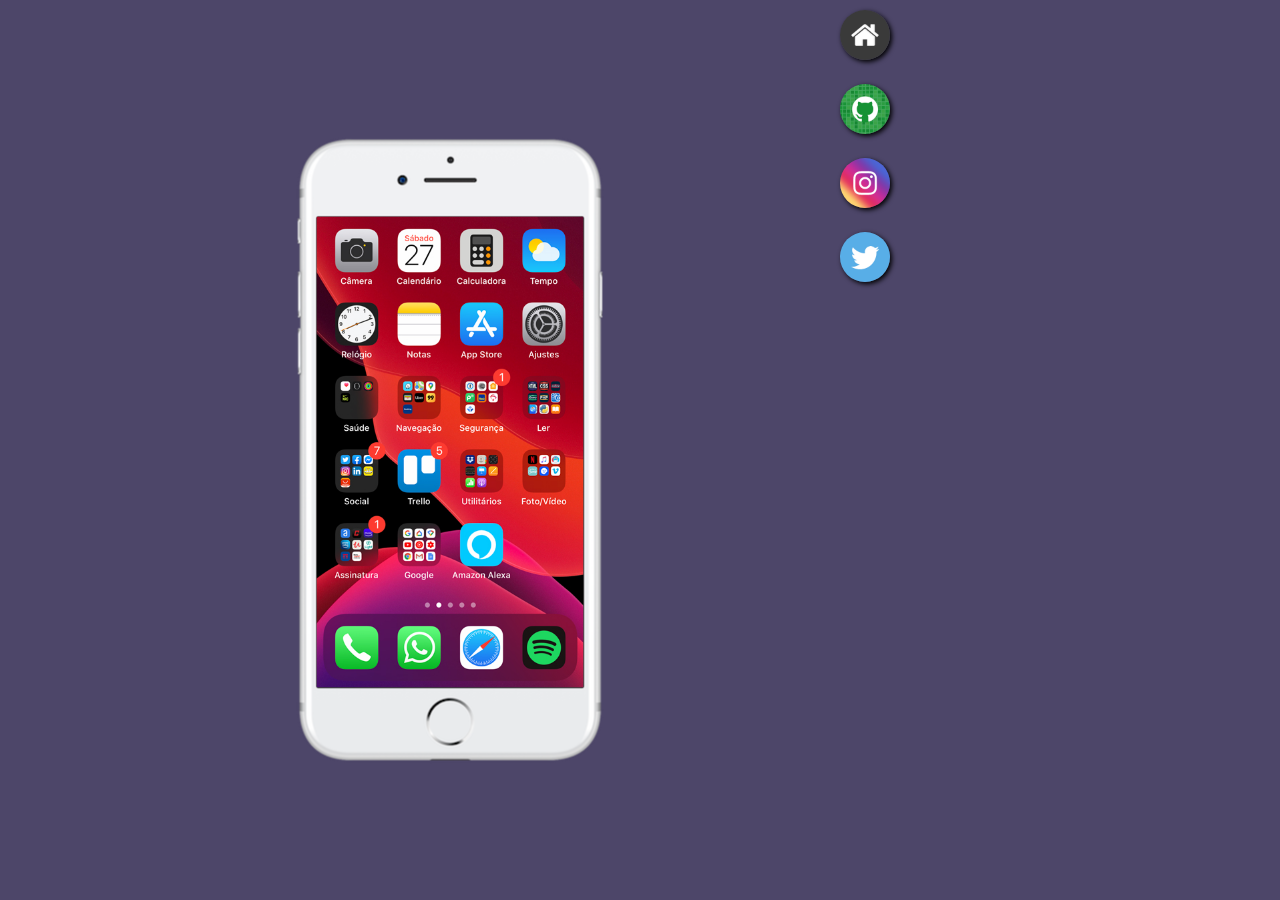
<file: index.html>
<!DOCTYPE html>
<html lang="pt-br">
<head>
    <meta charset="UTF-8">
    <meta name="viewport" content="width=device-width, initial-scale=1.0">
    <link rel="shortcut icon" href="img/favicon-96x96.png" type="image/x-icon">
    <link rel="stylesheet" href="styles/style.css">
    <title>Projeto redes sociais</title>
</head>
<body>
   <main>
    <section id="telefone">
        <iframe src="home.html" name="tela" id="tela" frameborder="0"></iframe>
    </section>
    <section id="redes">
        <a href="home.html" target="tela"><img src="img/logo-home.jpg" alt=""></a> <br>
        <a href="github.html" target="tela"><img src="img/logo-github2.jpg" alt=""></a> <br>
        <a href="instagram.html" target="tela"><img src="img/logo-instagram2.jpg" alt=""></a> <br>
        <a href="twitter.html" target="tela"><img src="img/logo-twitter.jpg" alt=""></a> <br>
    </section>
   </main>
</body>
</html>
</file>
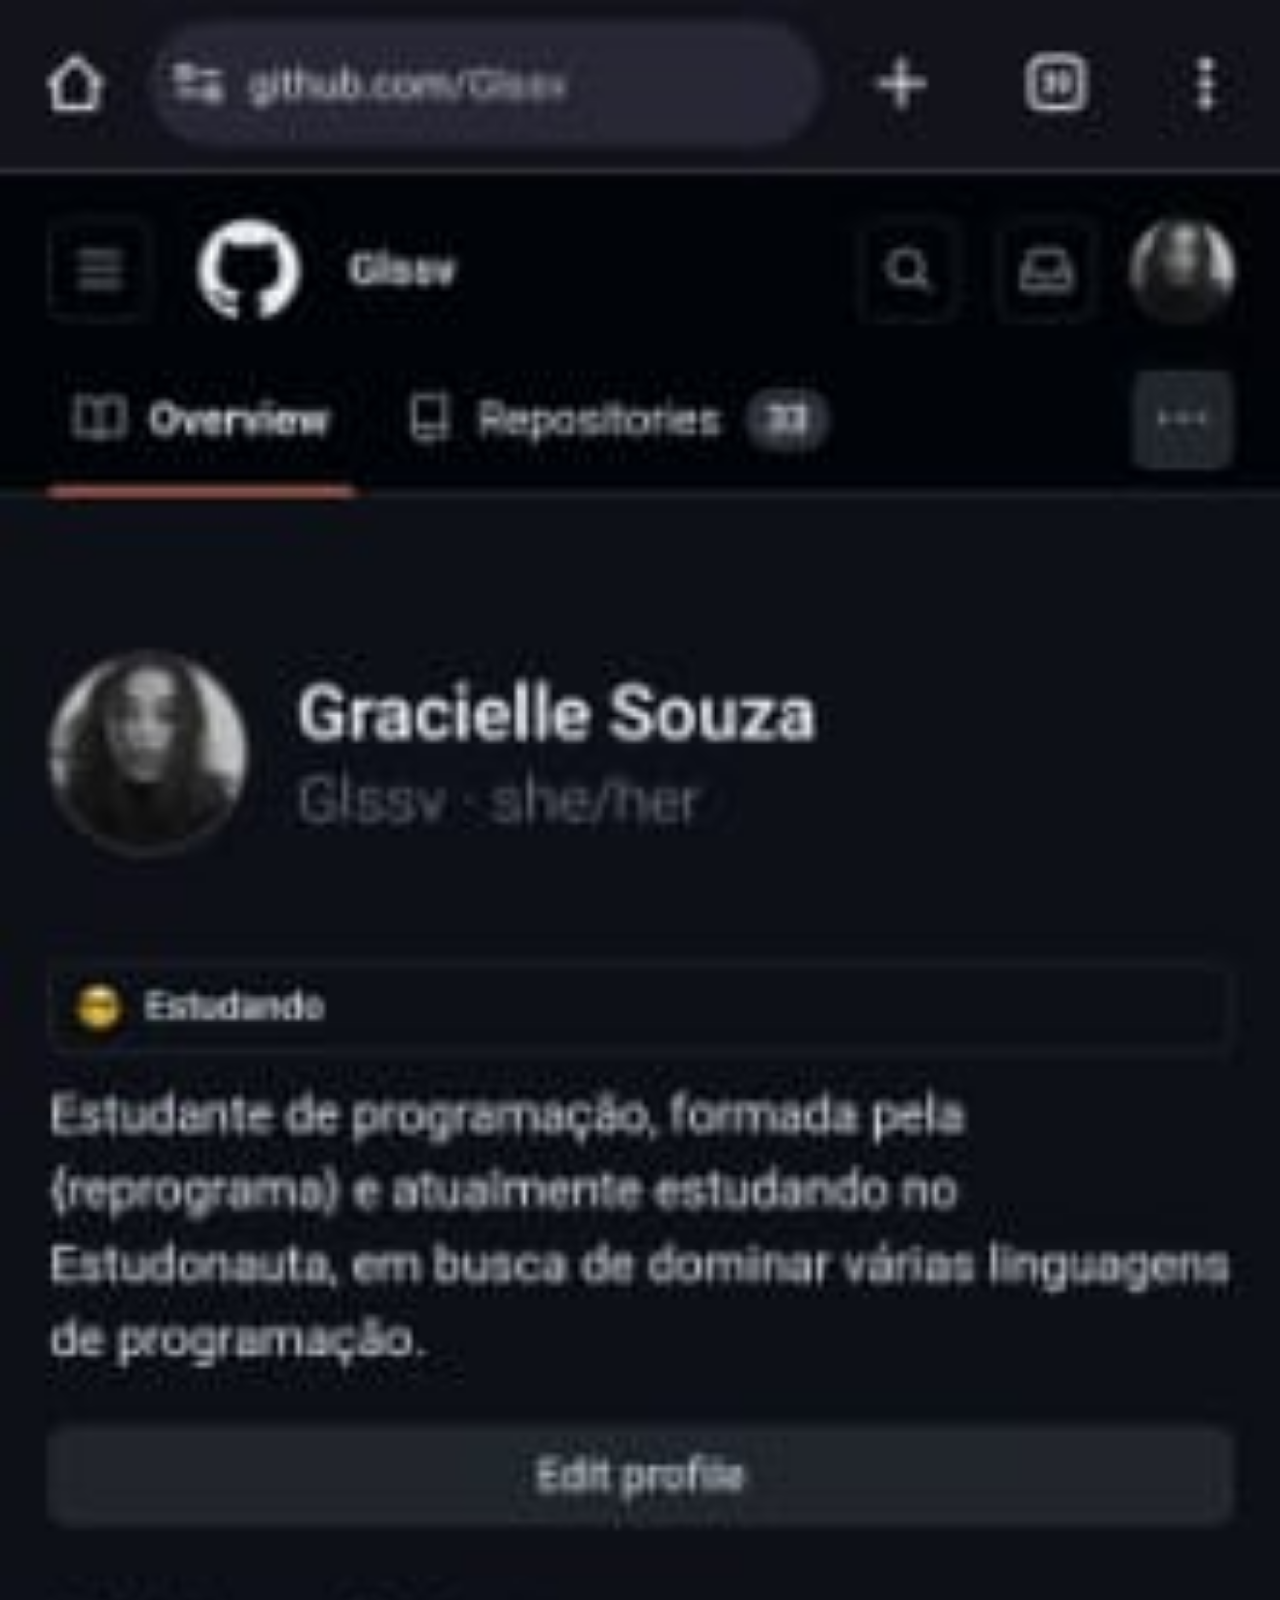
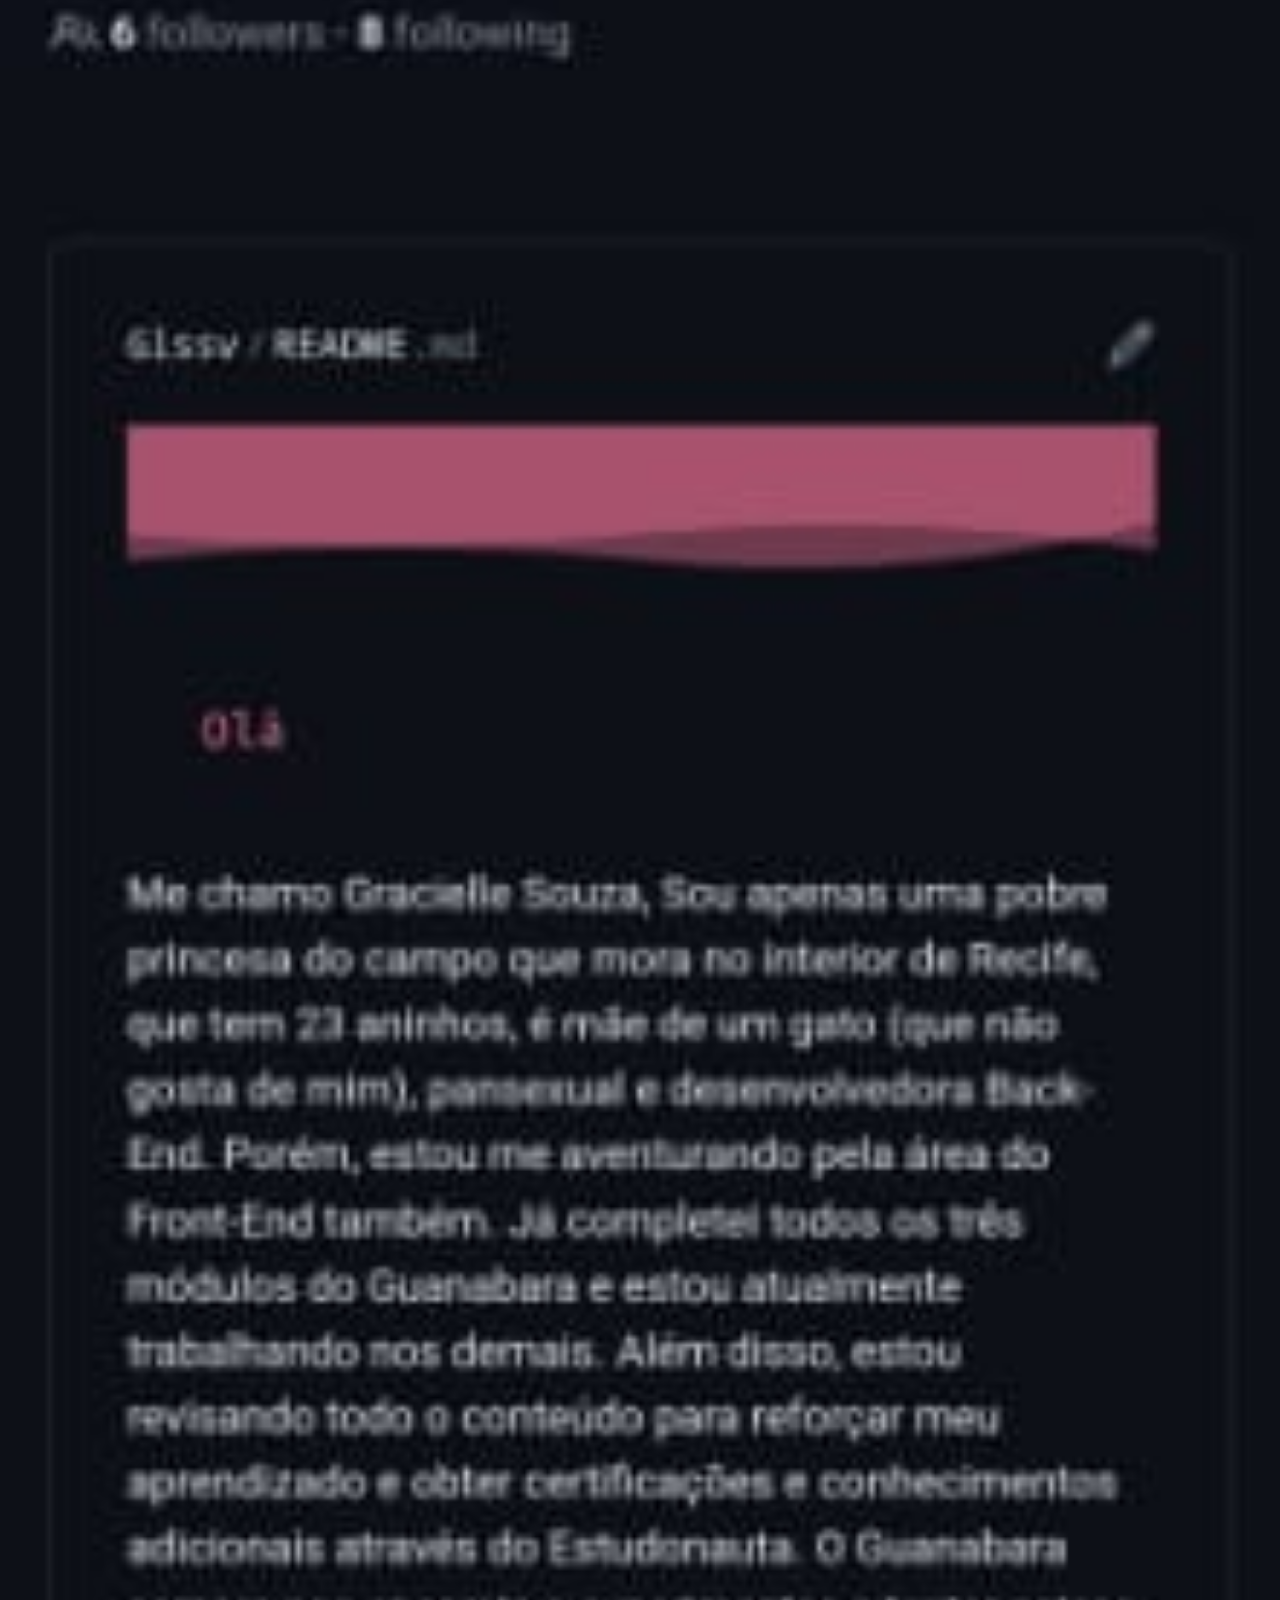
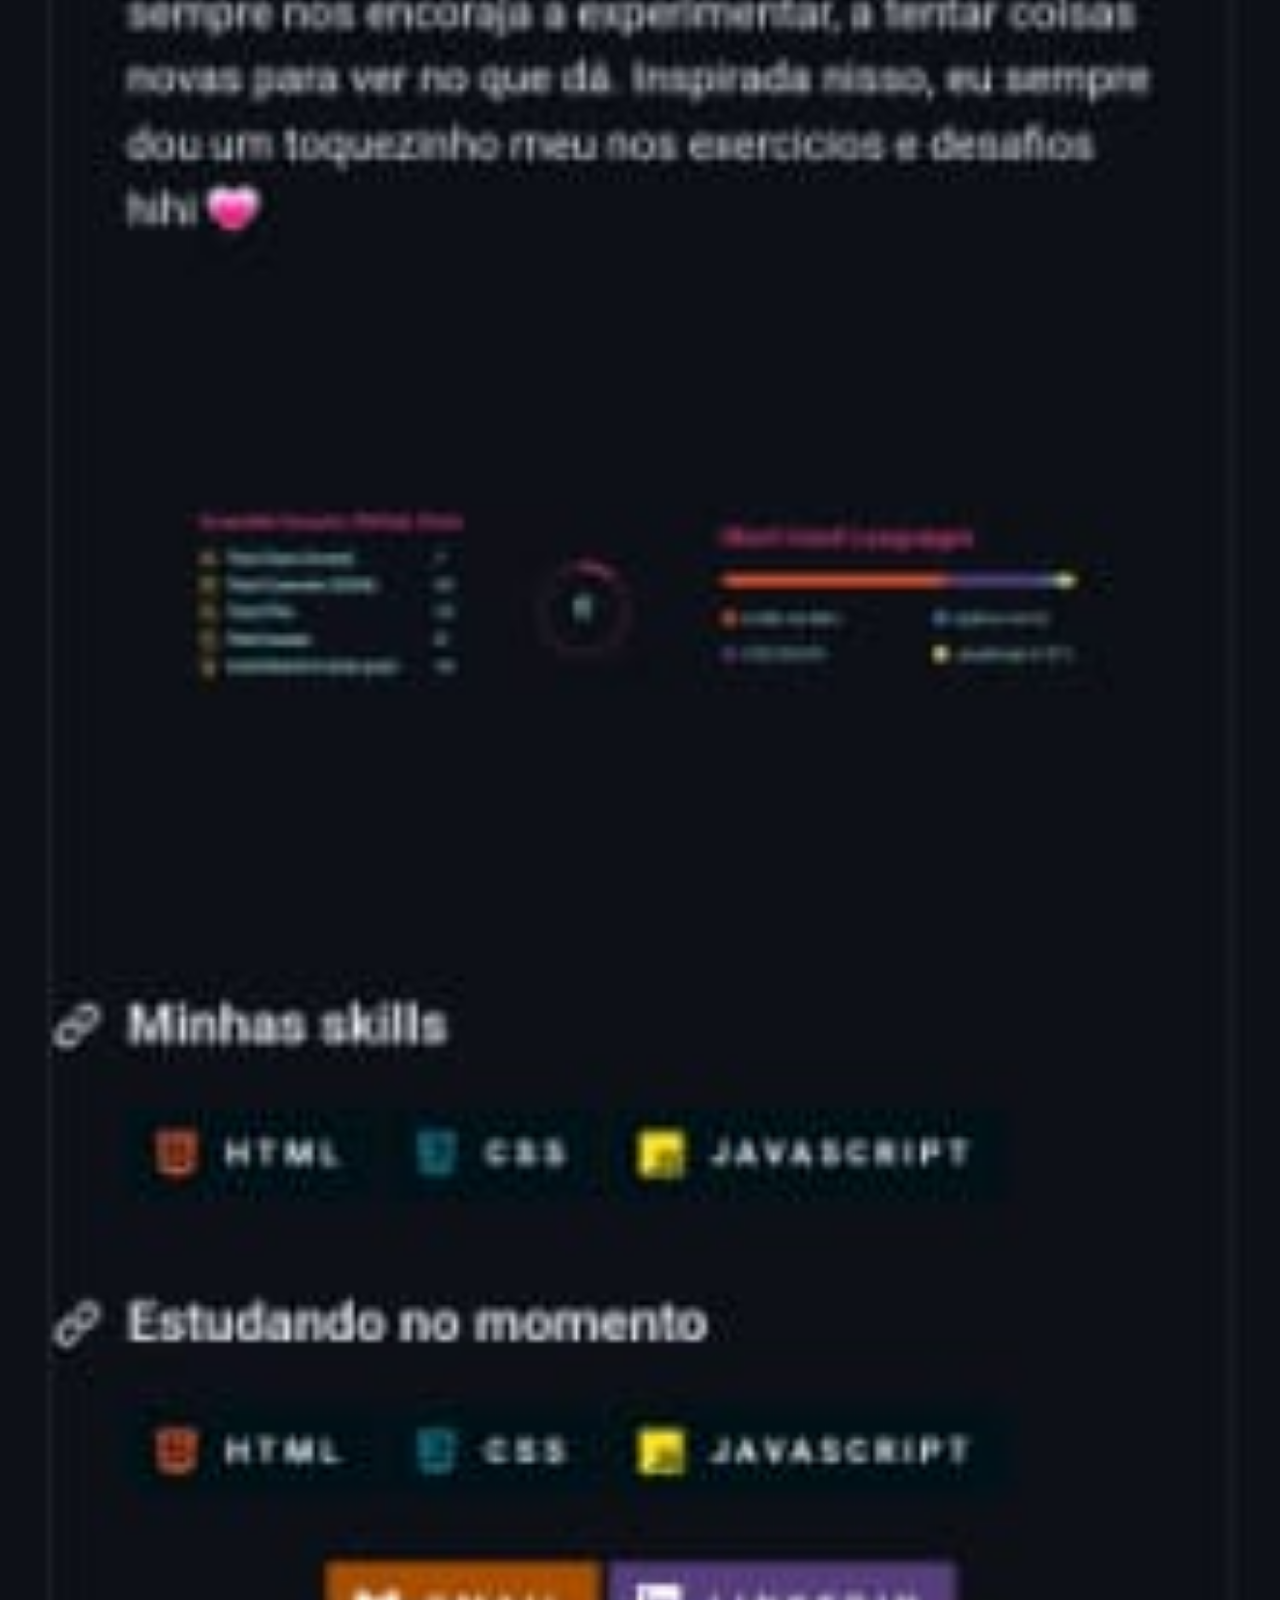
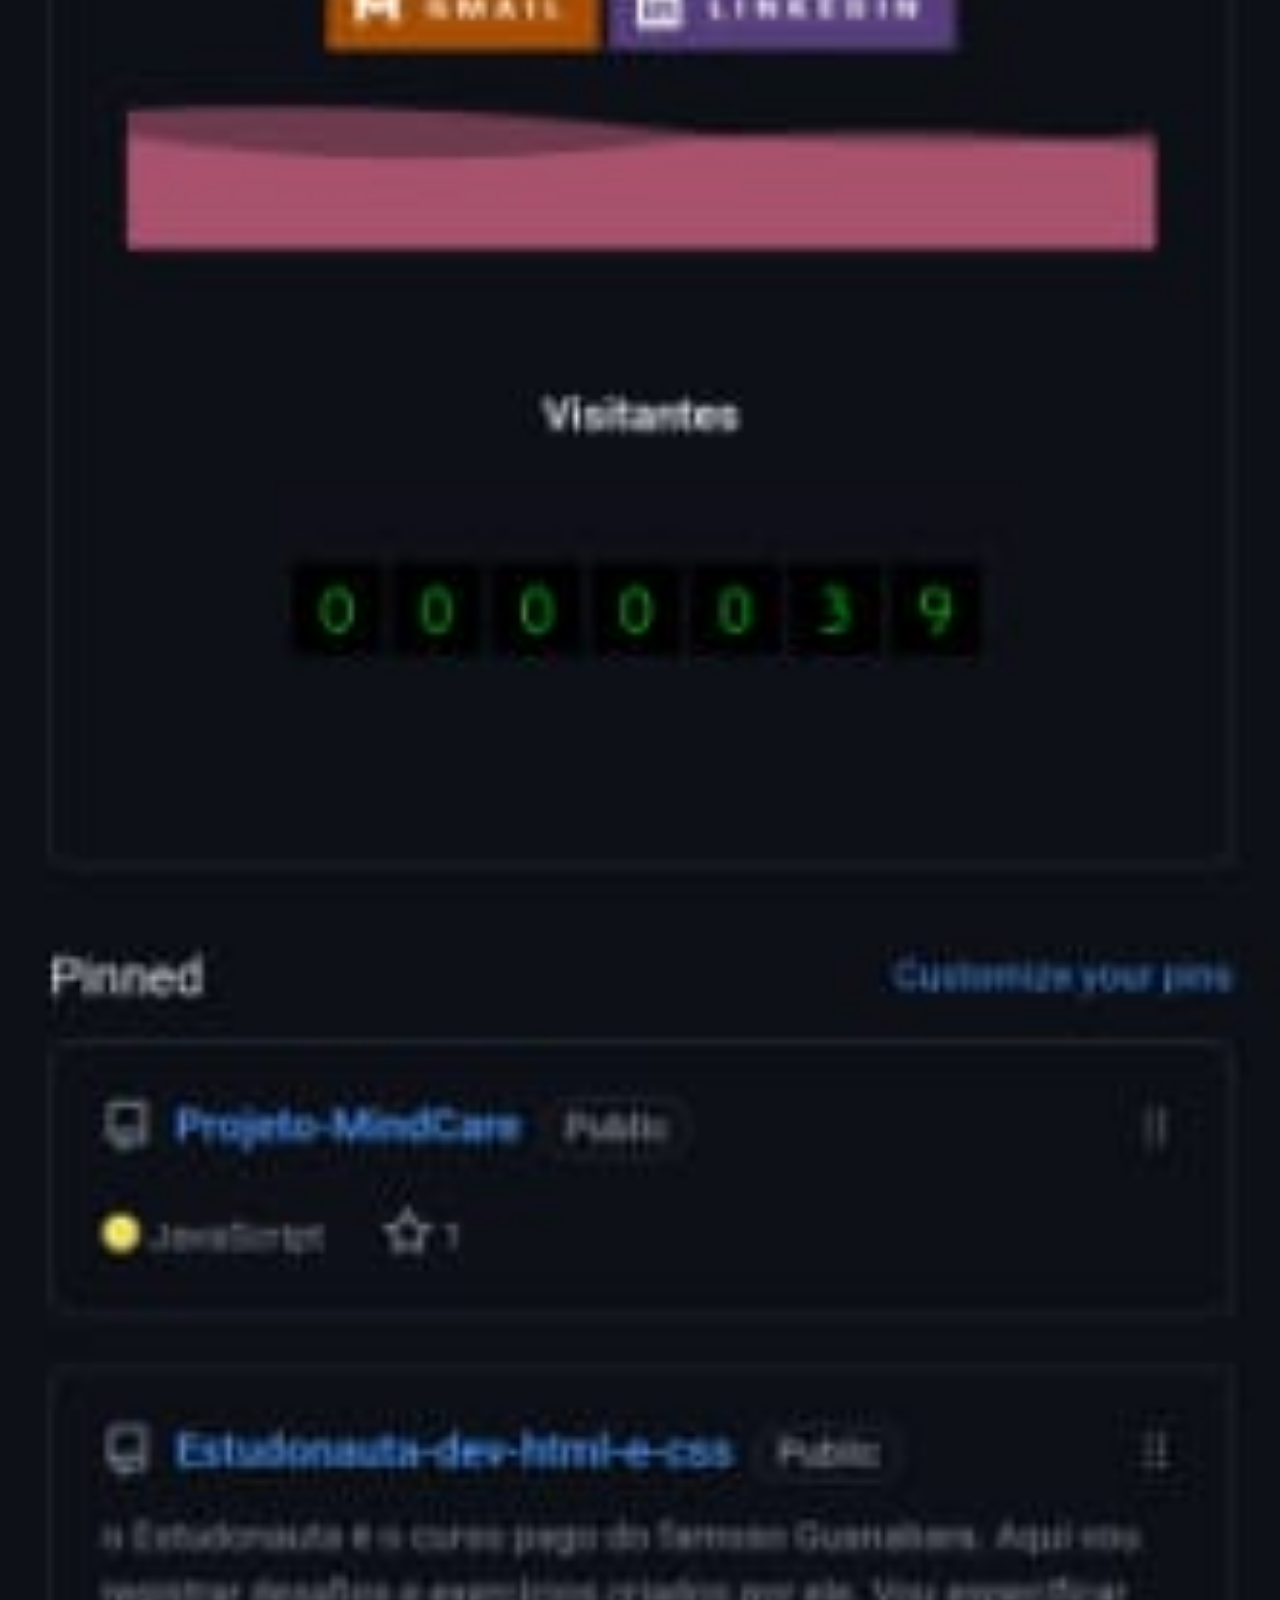
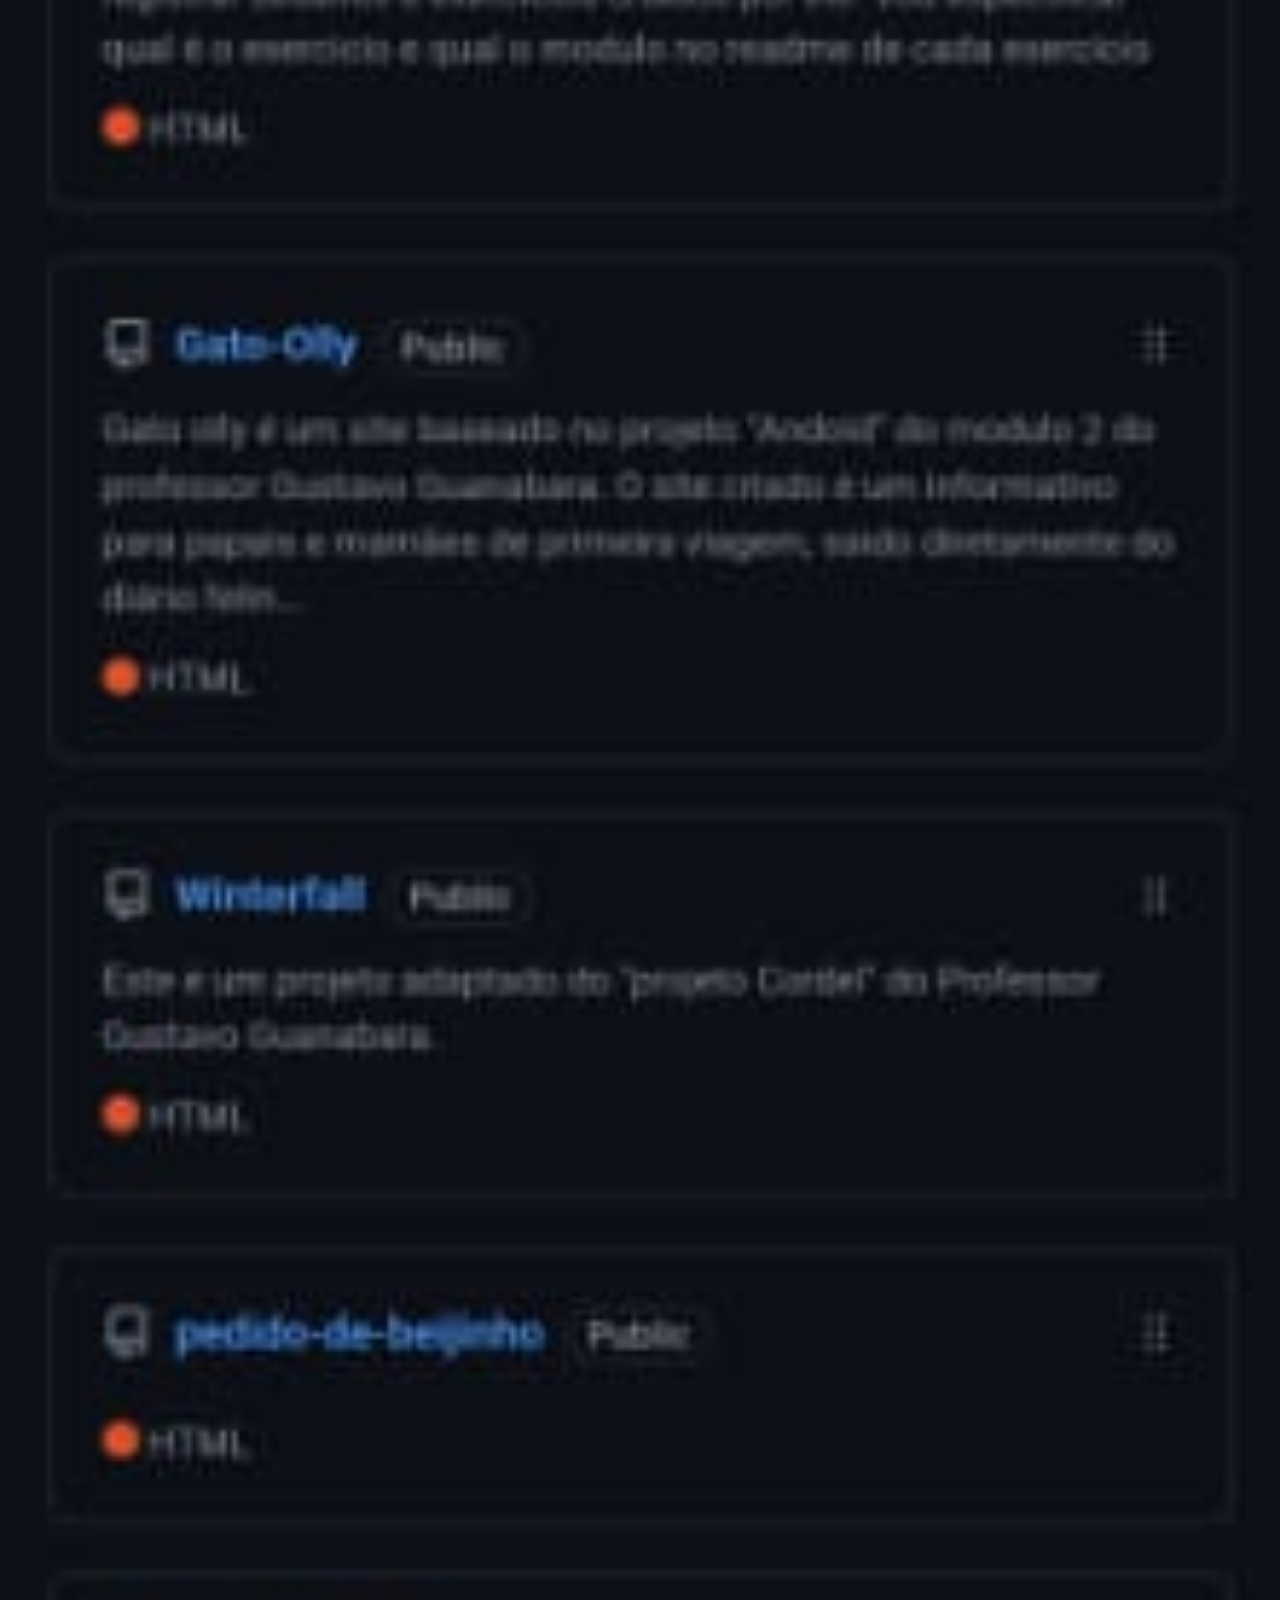
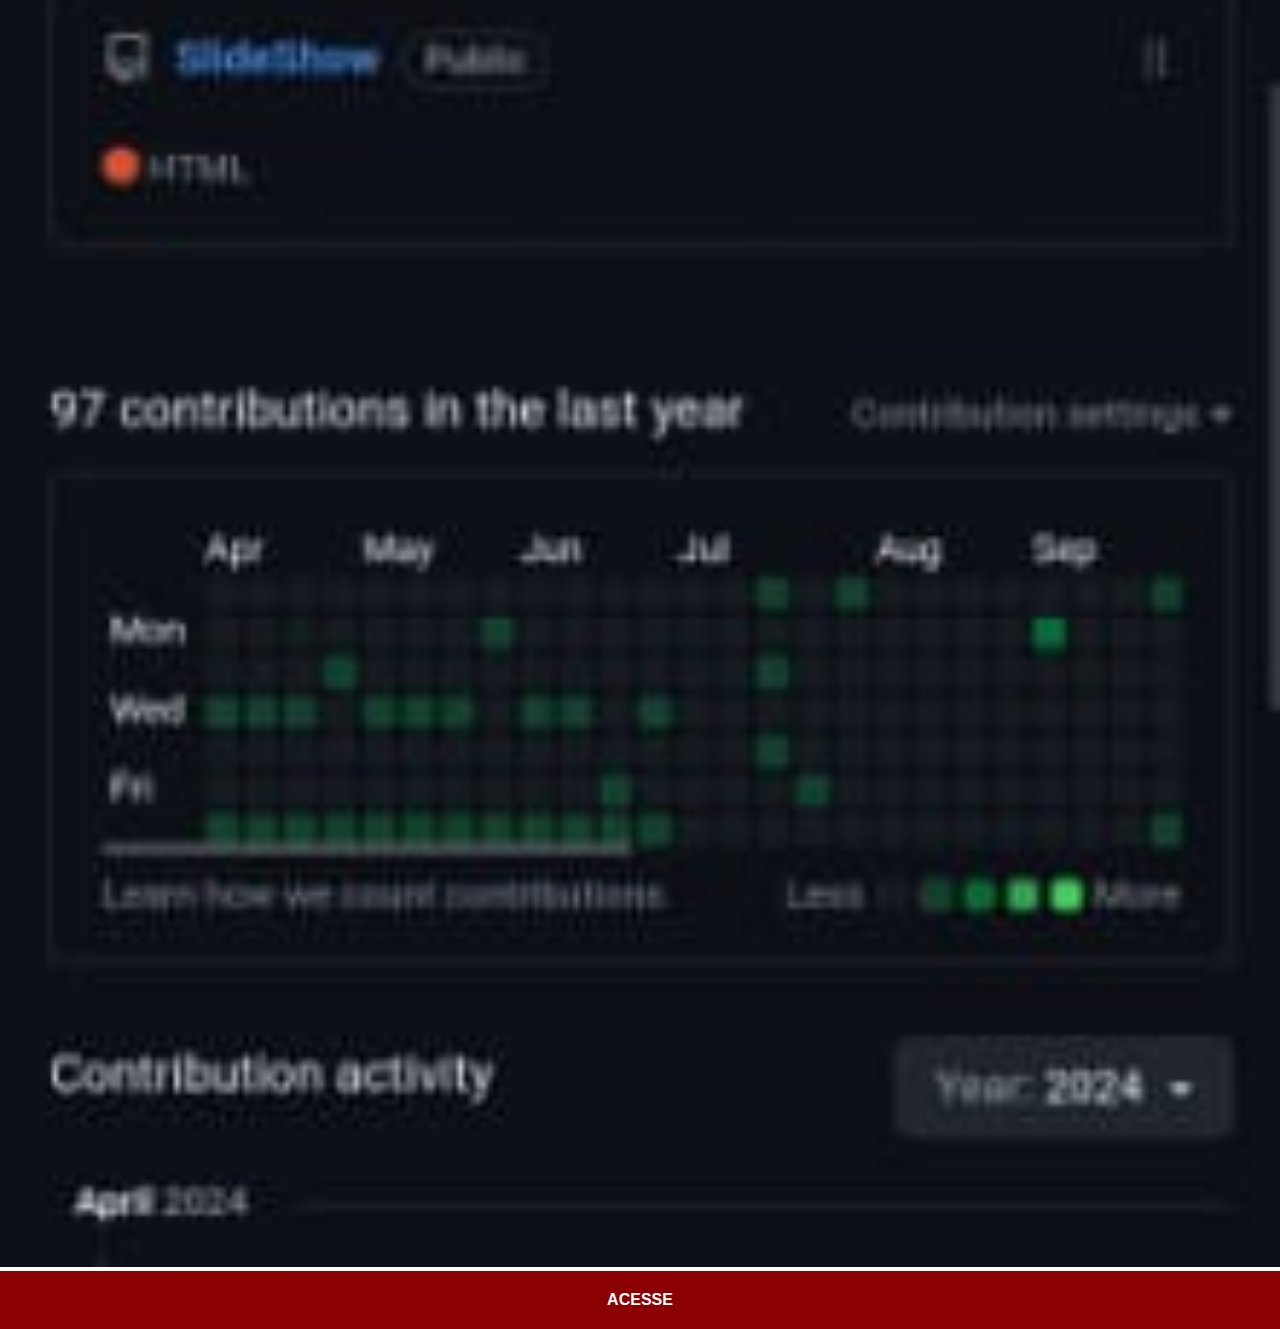
<file: github.html>
<!DOCTYPE html>
<html lang="pt-br">
<head>
    <meta charset="UTF-8">
    <meta name="viewport" content="width=device-width, initial-scale=1.0">
    <link rel="stylesheet" href="styles/social.css">
    <title>Github</title>
</head>
<body>
    <img src="img/github.jpeg" alt="">
    <a href="https://github.com/Glssv">ACESSE</a>
</body>
</html>
</file>
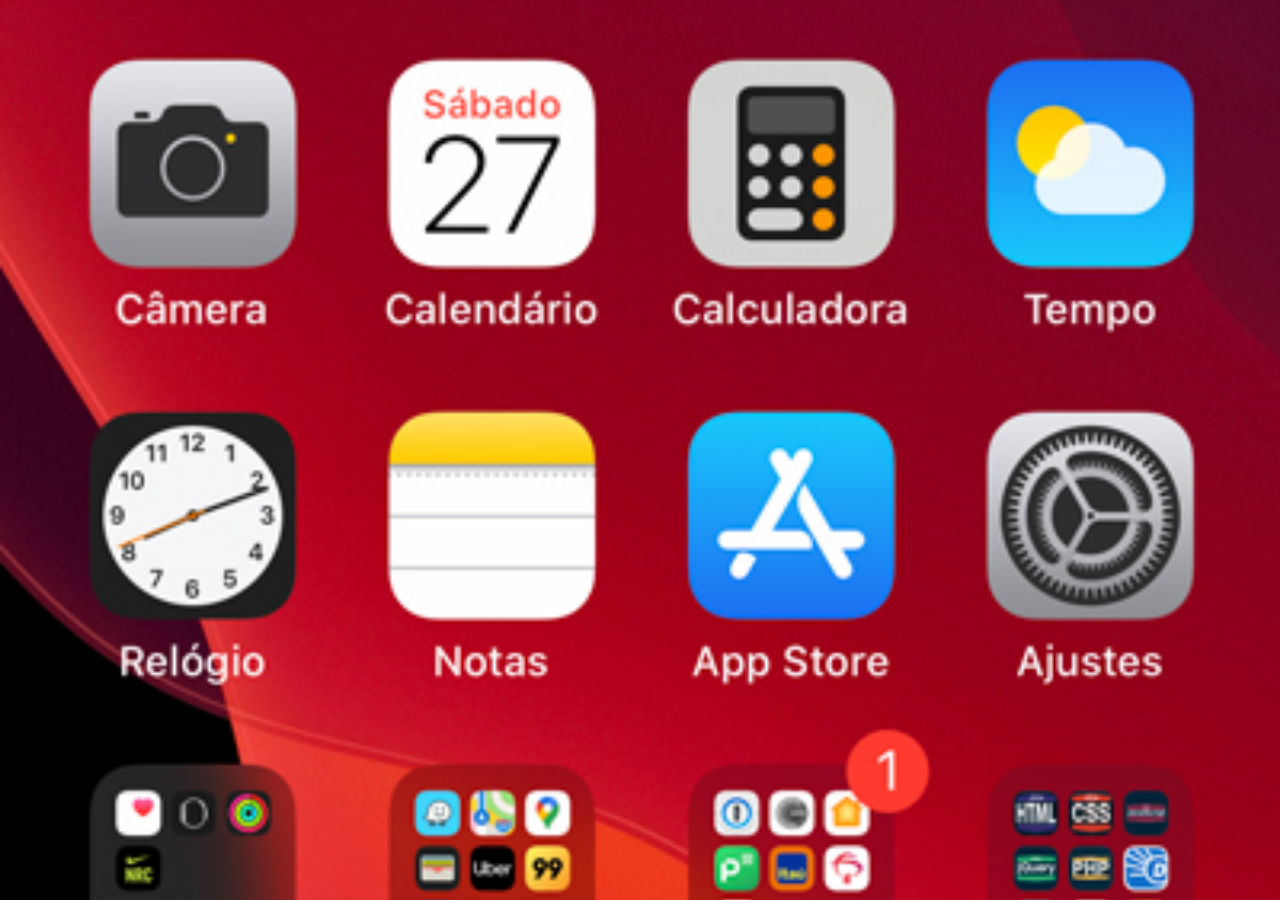
<file: home.html>
<!DOCTYPE html>
<html lang="pt-br">
<head>
    <meta charset="UTF-8">
    <meta name="viewport" content="width=device-width, initial-scale=1.0">
    <title>Home</title>
</head>
<style>
    *{
        margin: 0px;
        padding: 0px;
    }
    body {
    width: 100%;
    height: 100%;
    background: url('img/tela-home.jpg') no-repeat top center;
    background-size: cover;
    background-attachment: fixed; 
}

</style>
<body>
    
</body>
</html>
</file>
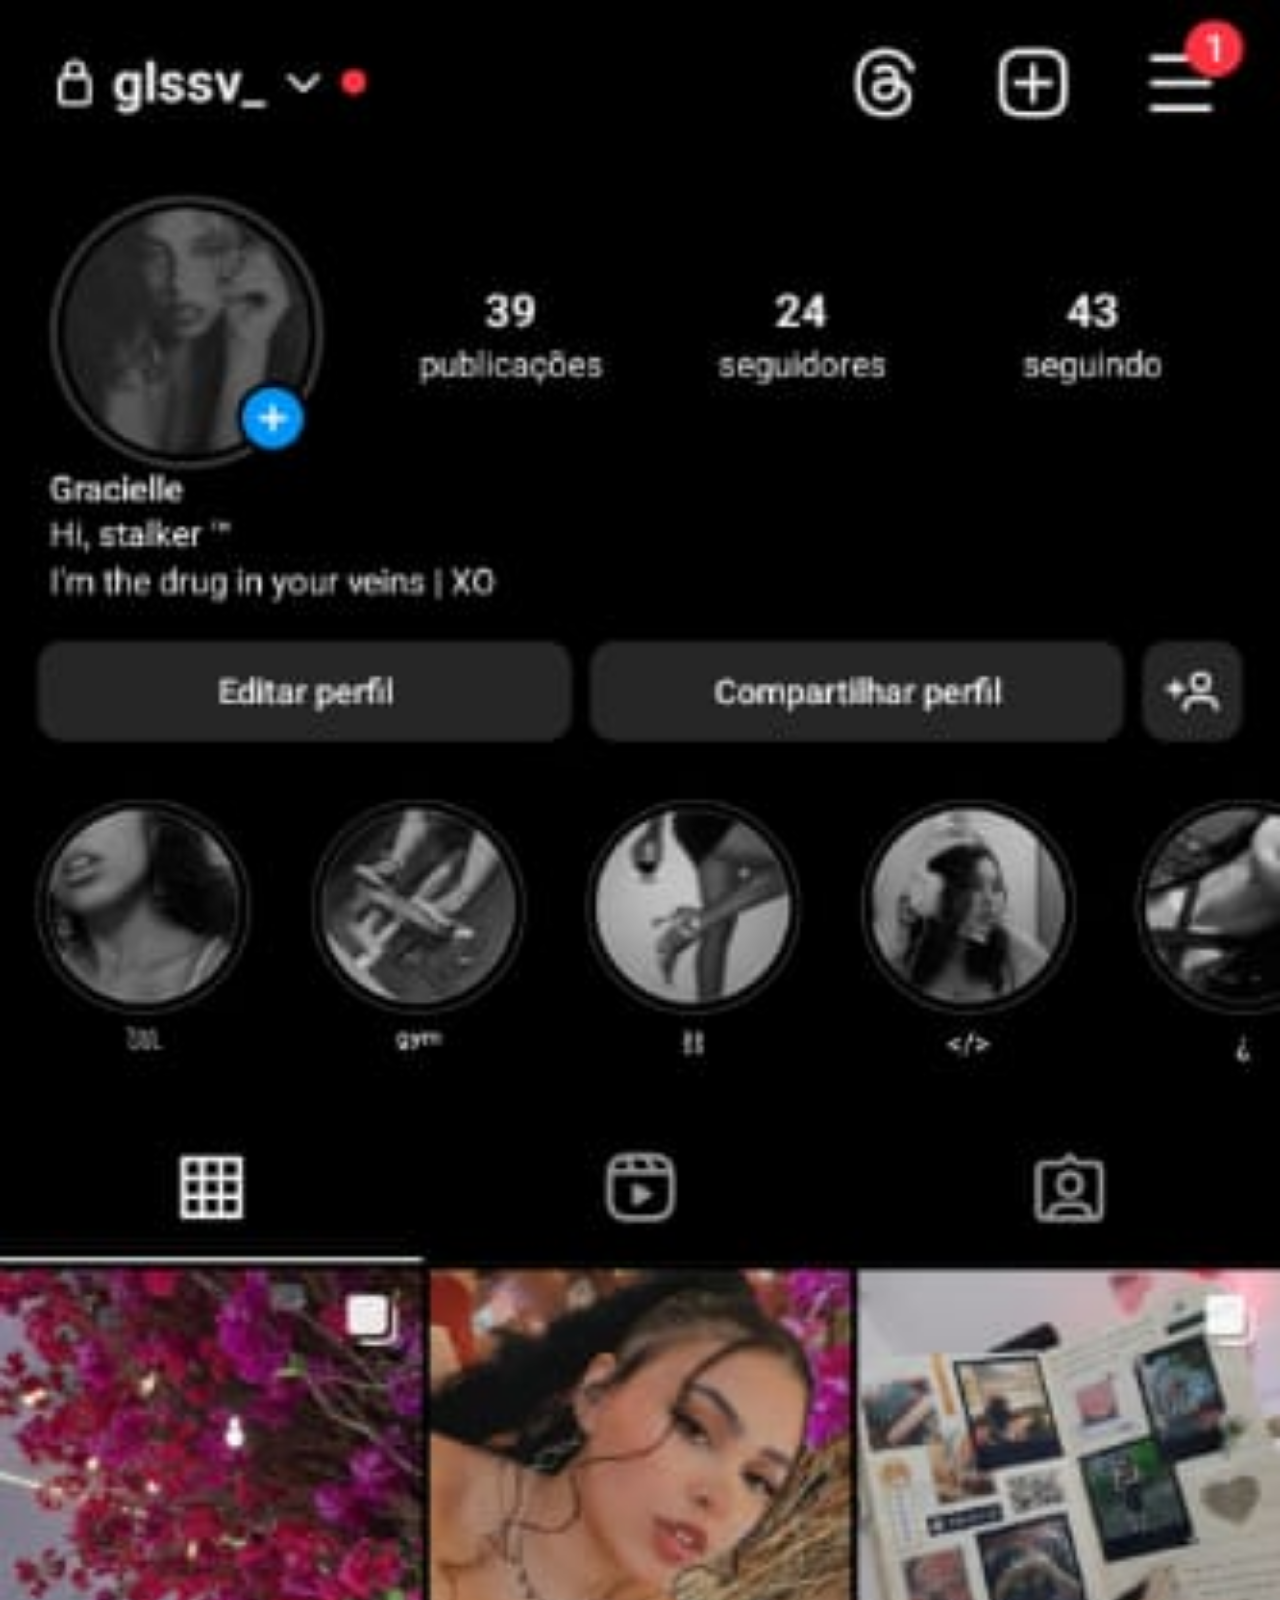
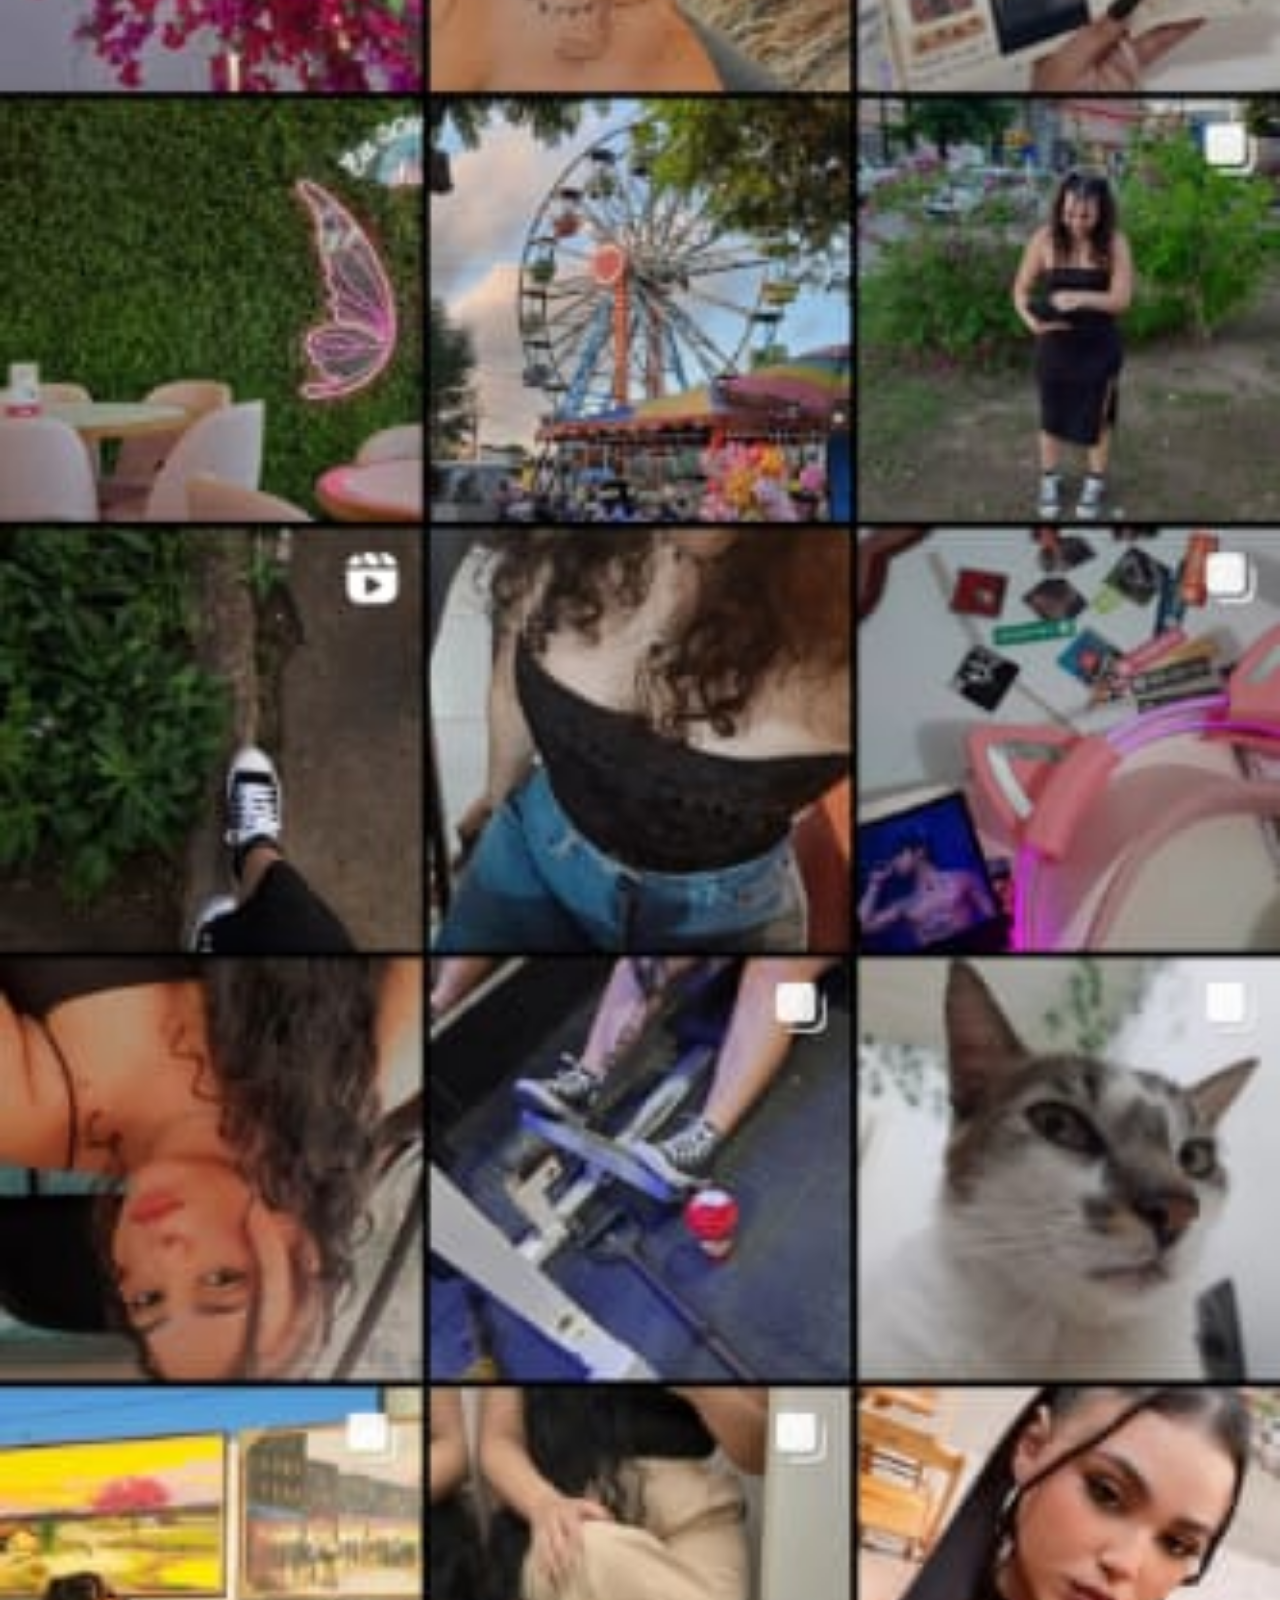
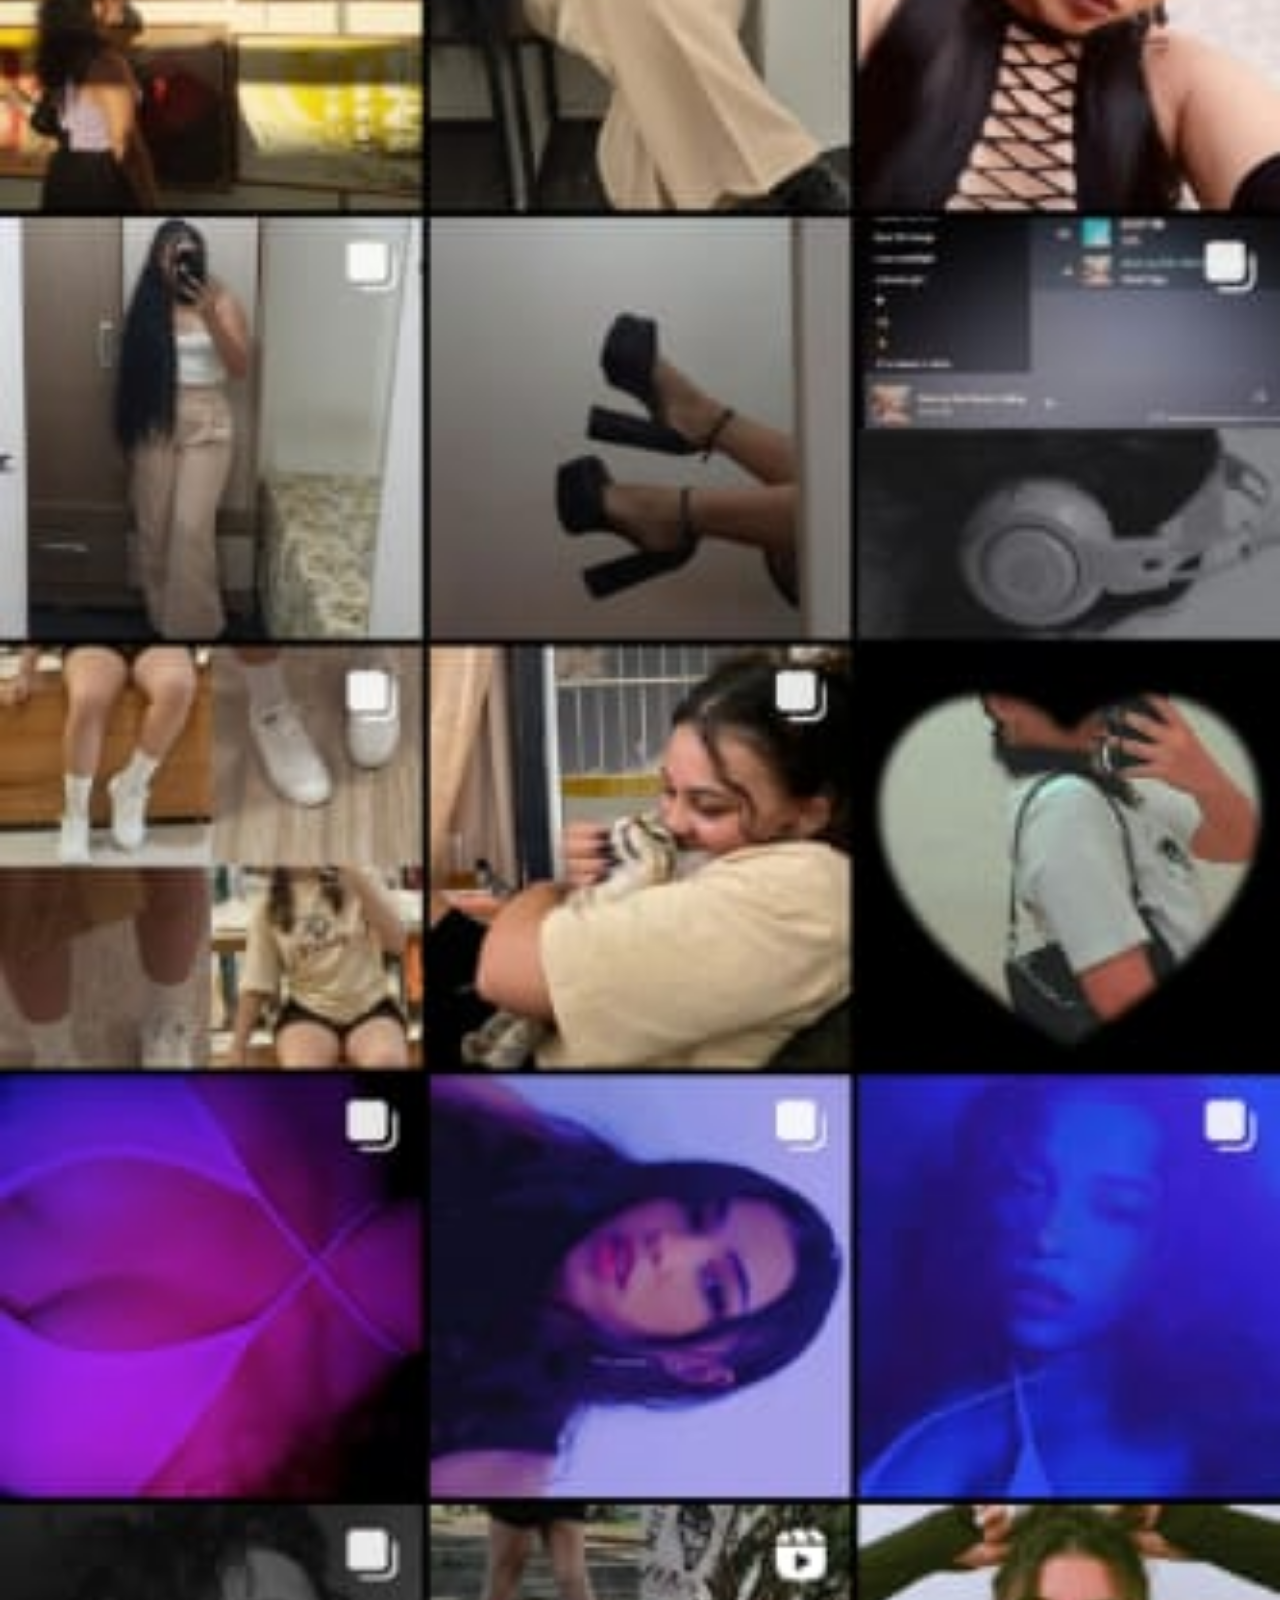
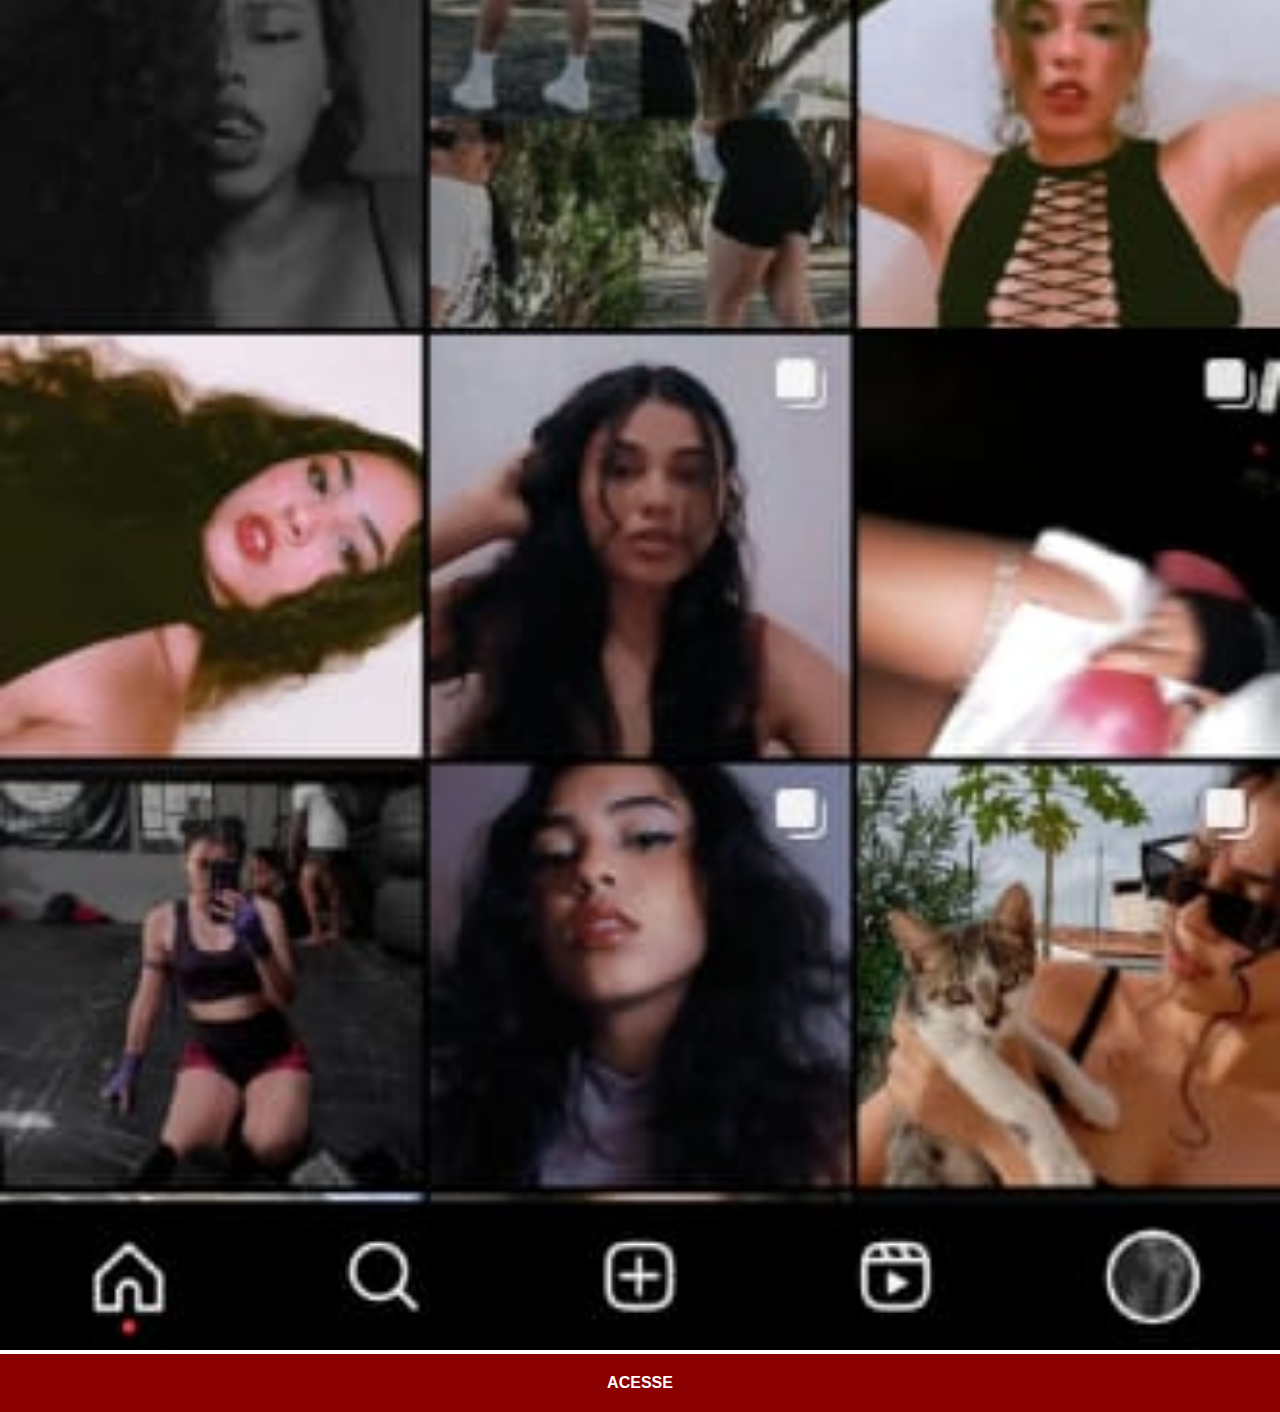
<file: instagram.html>
<!DOCTYPE html>
<html lang="en">
<head>
    <meta charset="UTF-8">
    <meta name="viewport" content="width=device-width, initial-scale=1.0">
    <link rel="stylesheet" href="styles/social.css">
    <title>Instagram</title>
</head>
<body>
    <img src="img/tela do instagram.jpeg" alt="">
    <a href="https://www.instagram.com/glssv_">ACESSE</a>
    
</body>
</html>
</file>
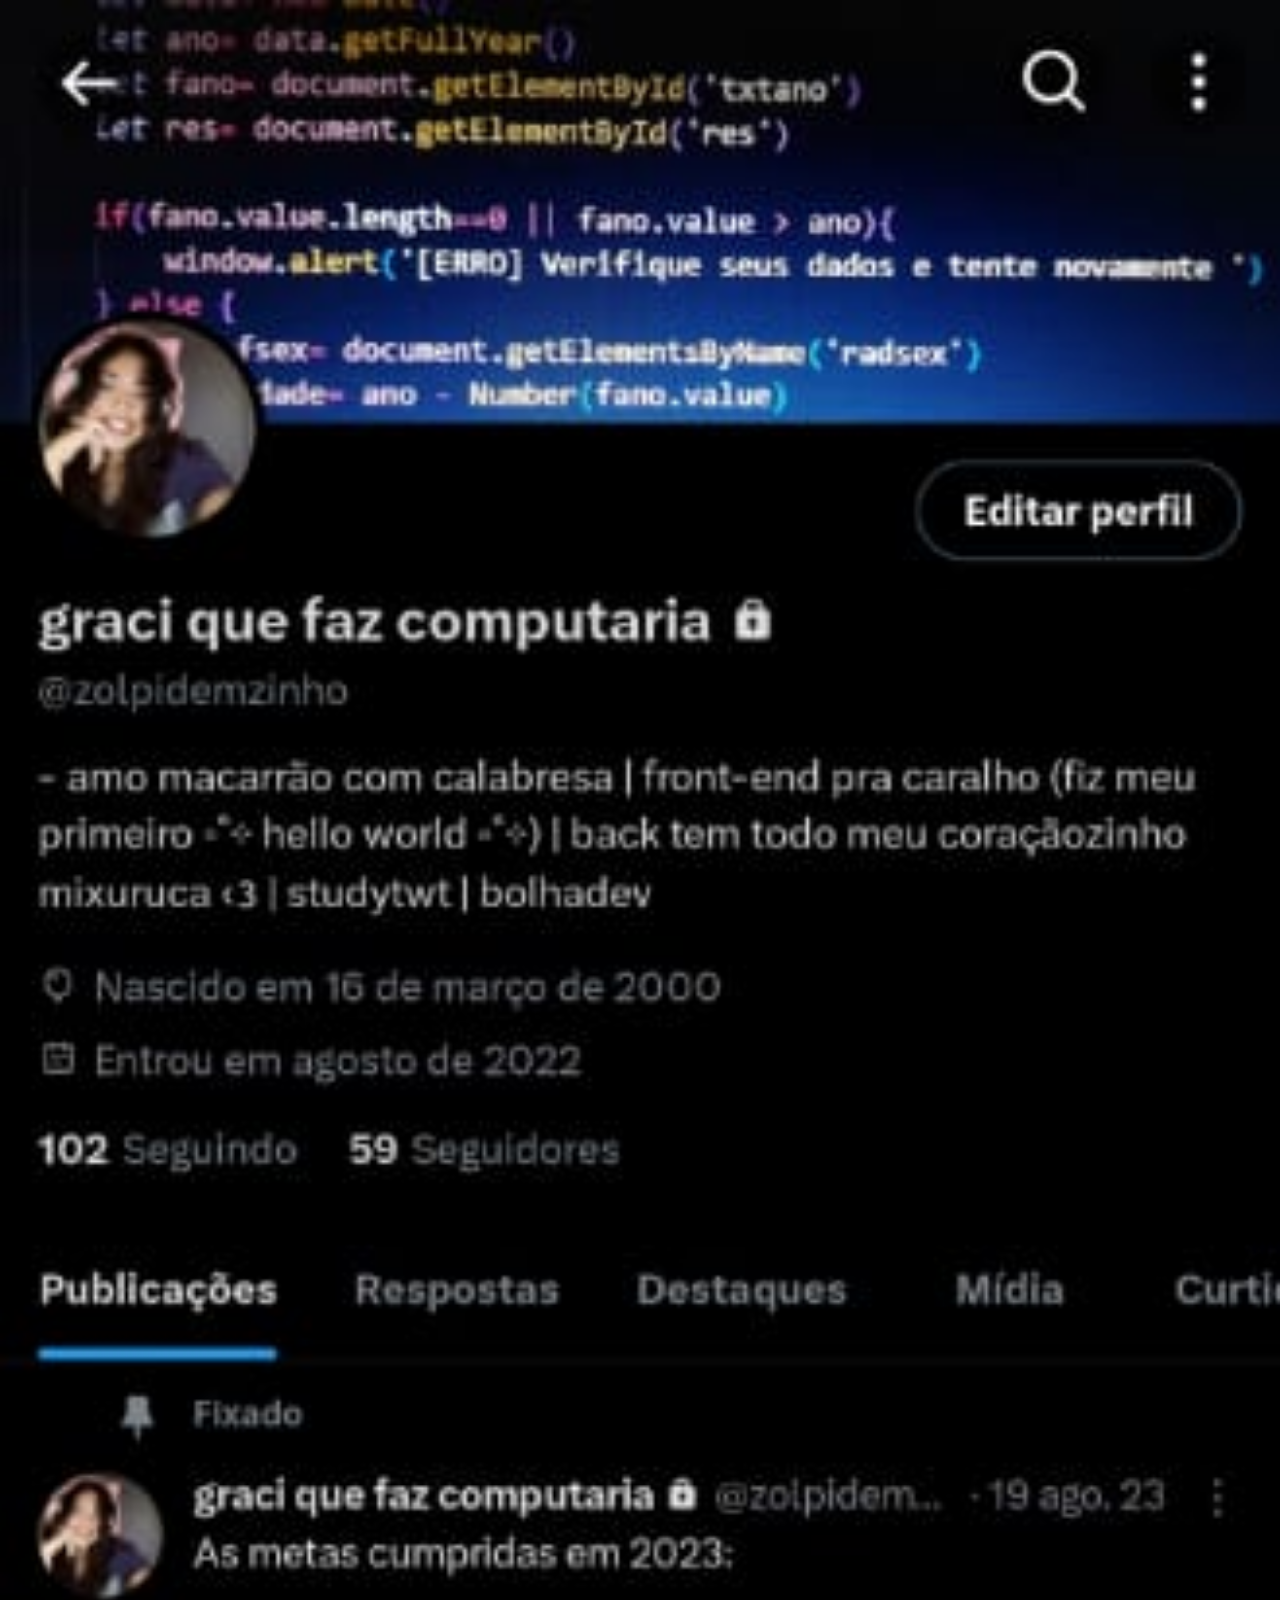
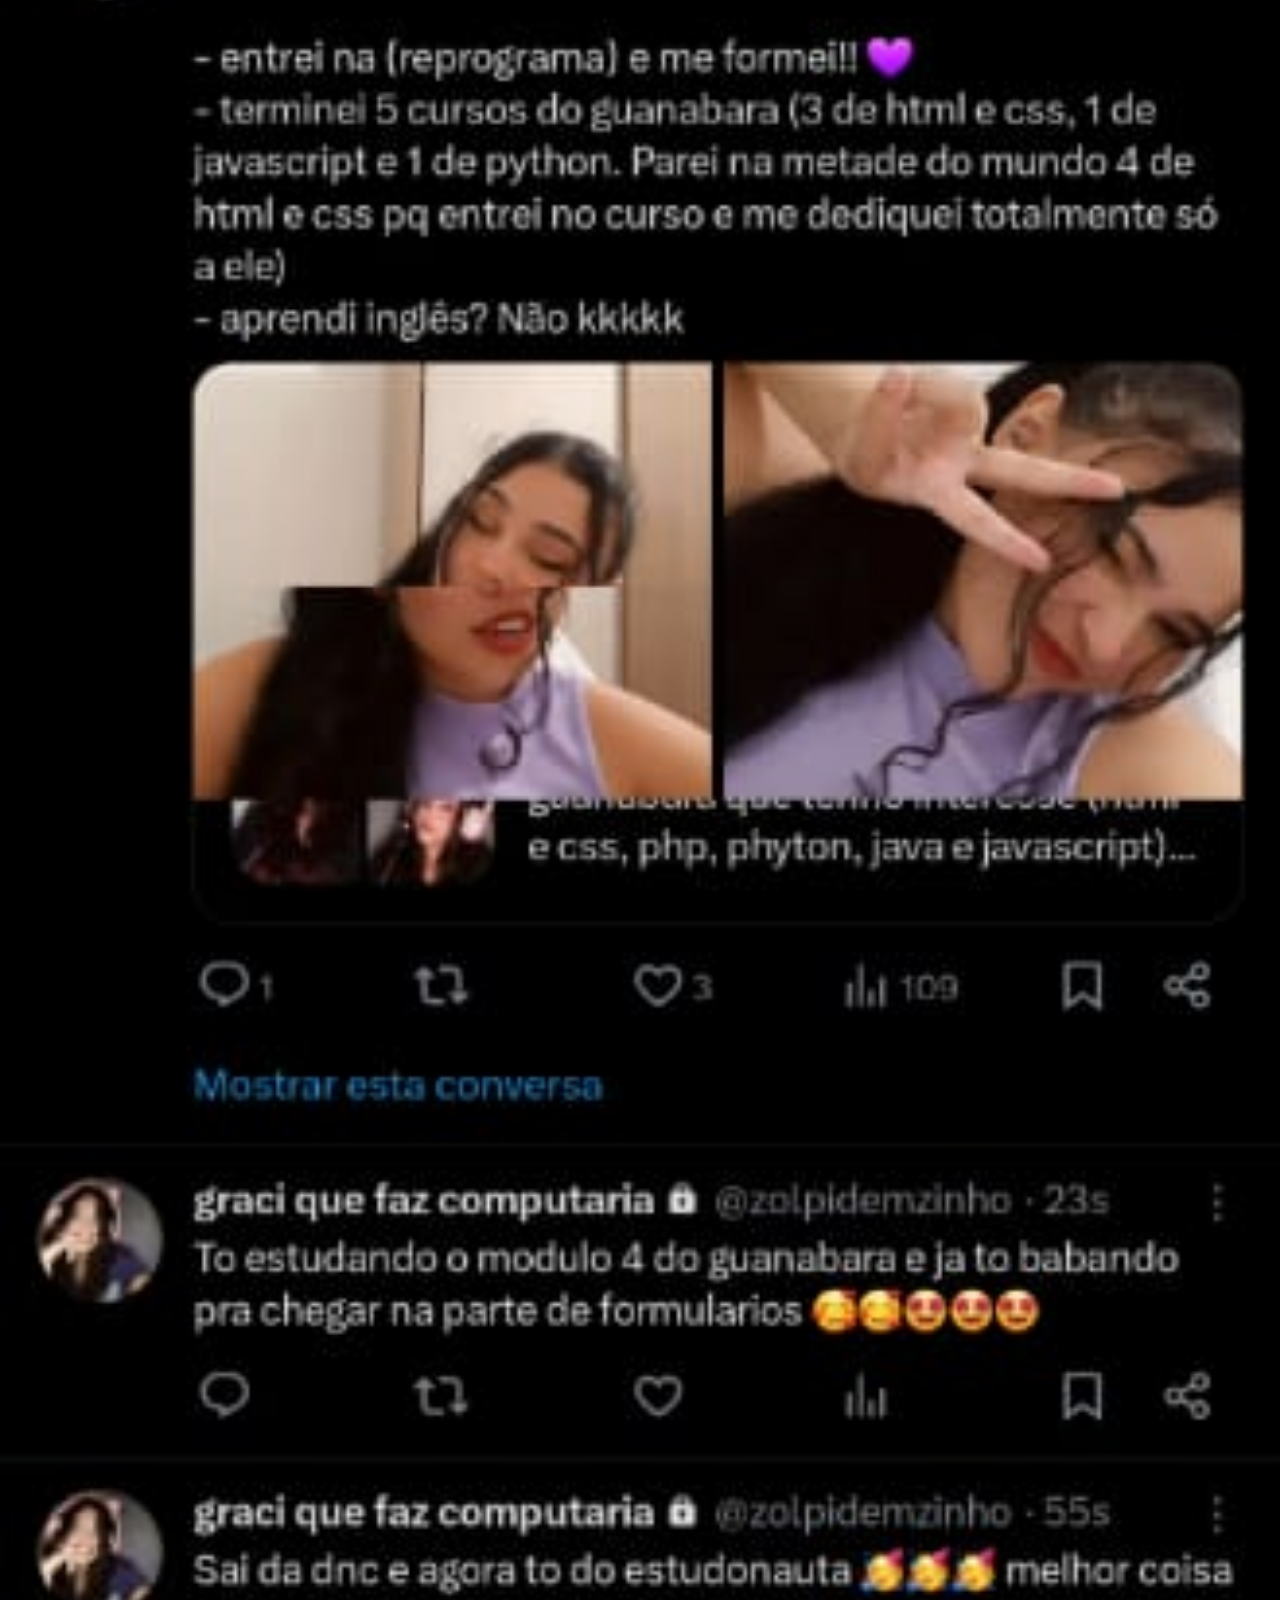
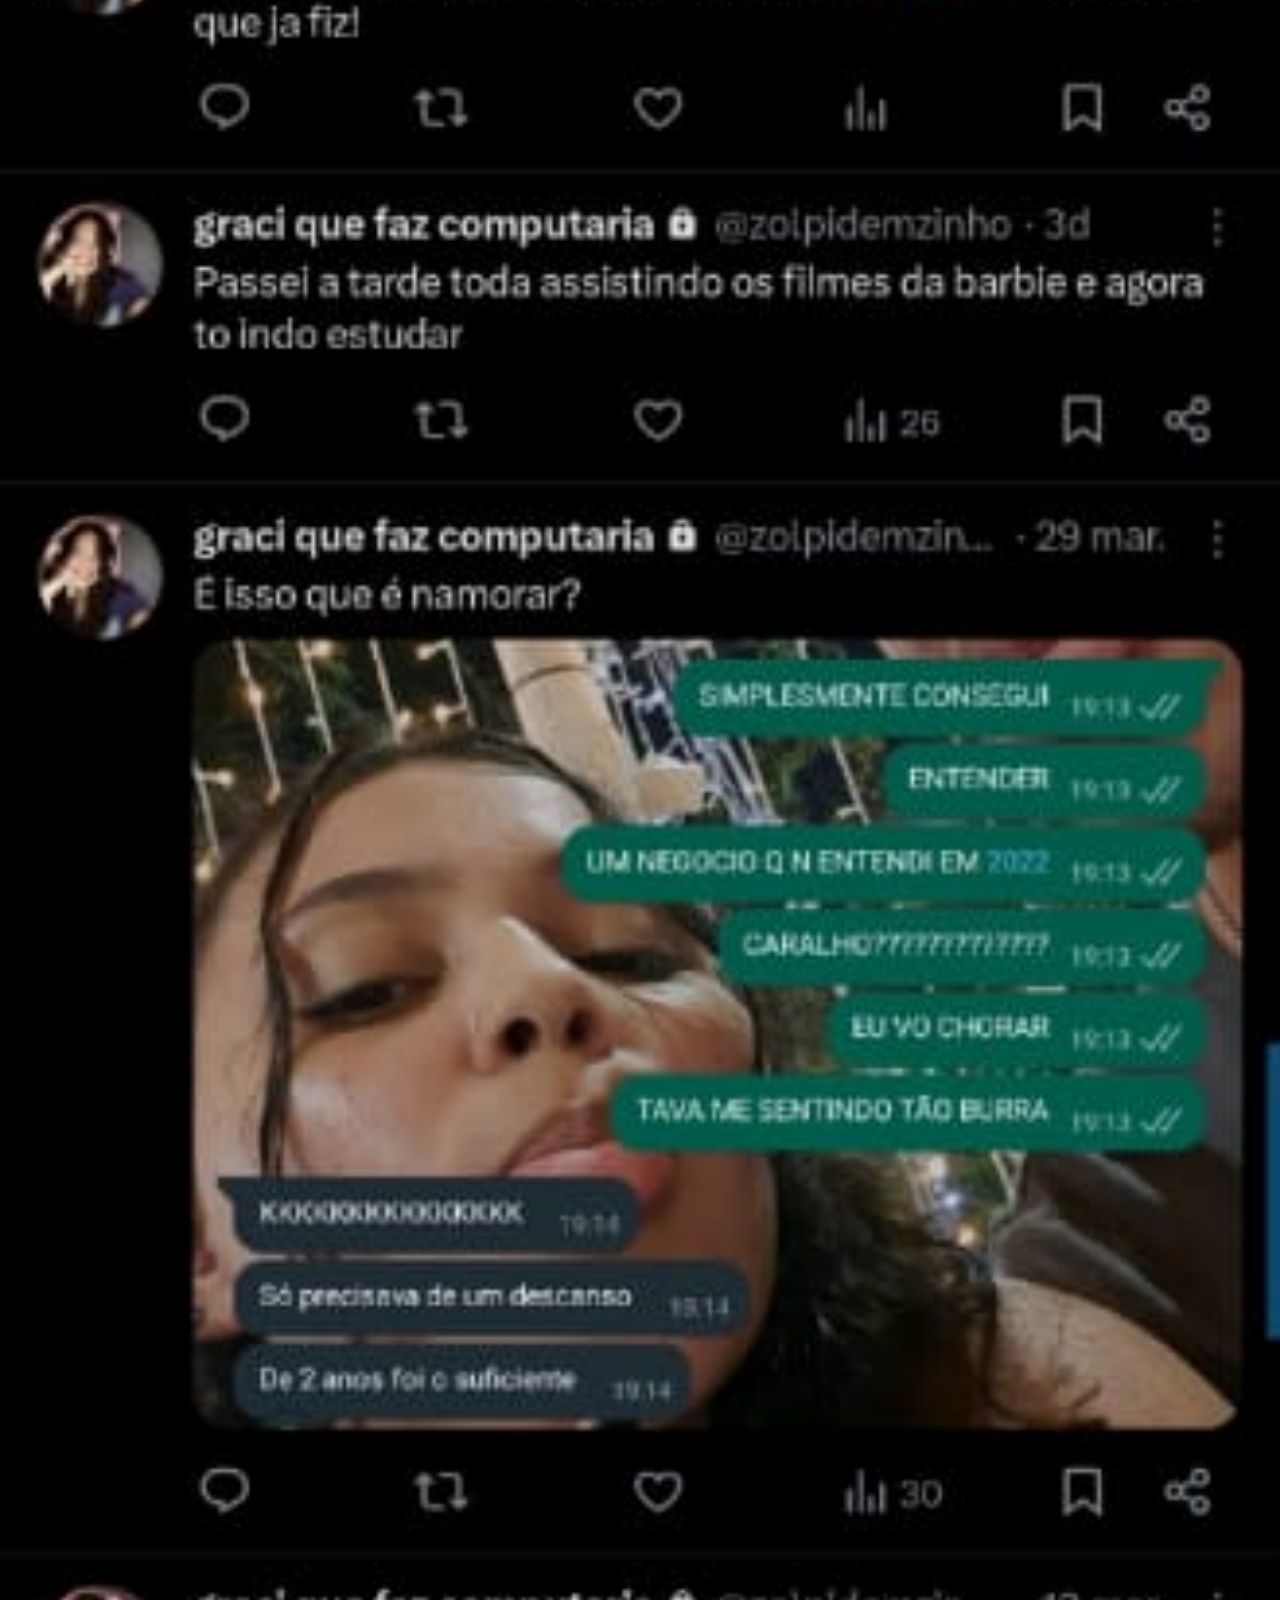
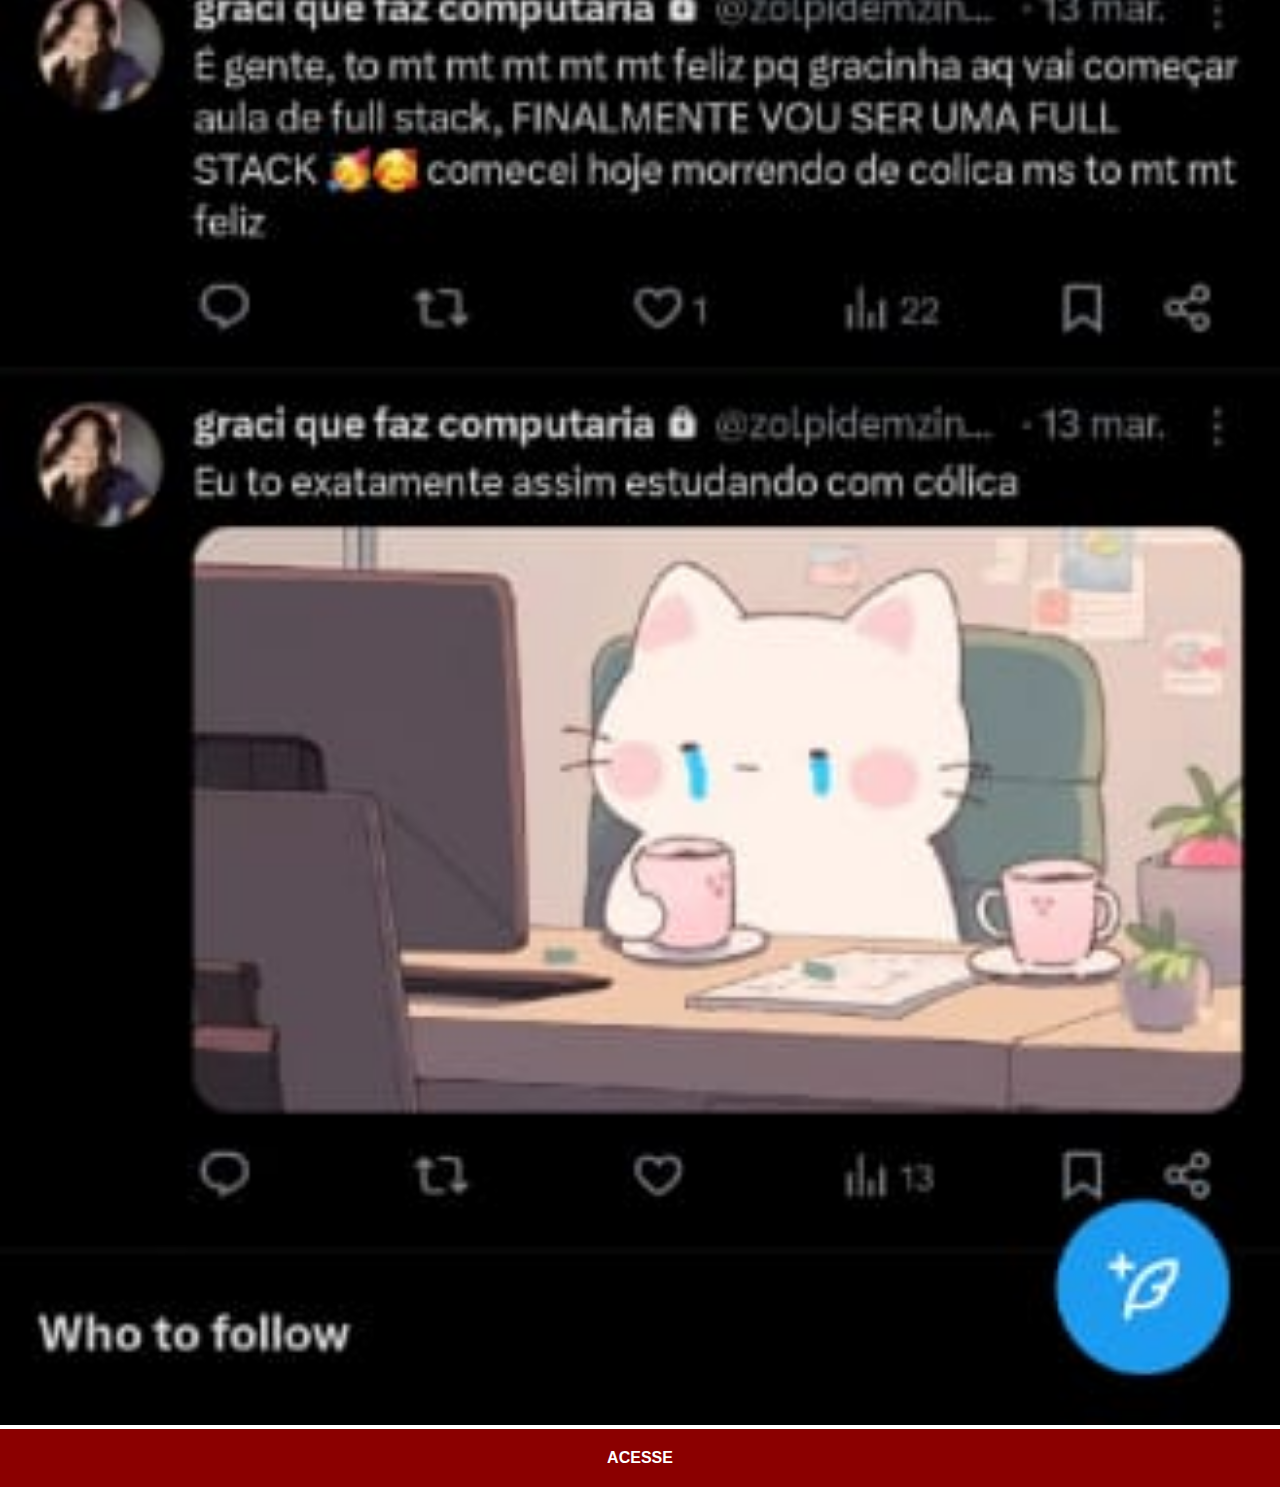
<file: twitter.html>
<!DOCTYPE html>
<html lang="pt-br">
<head>
    <meta charset="UTF-8">
    <meta name="viewport" content="width=device-width, initial-scale=1.0">
    <link rel="stylesheet" href="styles/social.css">
    <title>Twiter</title>
</head>
<body>
    <img src="img/twitter.jpeg" alt="">
    <a href="https://twitter.com/zolpidemzinho">ACESSE</a>
    
</body>
</html>
</file>
<file: styles/style.css>
*{
    margin: 0;
    padding: 0;
}
html,body{
    height: 100vh;
    width: 100vh;
}
body{
    background-color: #4D4669;
}
main{
    position: relative;
    height: 100vh;
    width: 100vh;
}
section#telefone {
    position: absolute;
    top: 50%;
    left: 50%;
    transform: translate(-50%, -50%);
    height: 627px;
    width: 311px;
    background: url('../img/frame-iphone.png') no-repeat;
}
iframe#tela {
    position: relative;
    top: 80px; 
    left: 22px;
    width: 267px;
    height: 471px;
}
section#redes{
    text-align: right;
}
section#redes img{
    width: 50px;
    margin: 10px;
    border-radius: 50%;
    box-shadow: 2px 2px 5px rgb(0, 0, 0, 400);

}
section#redes img:hover{
    border: 2px solid #d5cdf68f;
    transform: translate(-3px, -3px);
    box-shadow: 5px 5px 10px #4d46699b;
    transition: transform .5s, border 1s;
}
</file>
<file: styles/social.css>
* {
    margin: 0px;
    padding: 0px;
    font-family: Arial, Helvetica, sans-serif;
}

::-webkit-scrollbar {
    width: 0px;
    height: 0px;
}

img {
    width: 100vw;
}

a {
    display: block;
    background-color: darkred;
    color: white;
    padding: 20px;
    text-align: center;
    font-weight: bolder;
    text-decoration: none;
}

a:hover {
    background-color: red;
}
</file>
